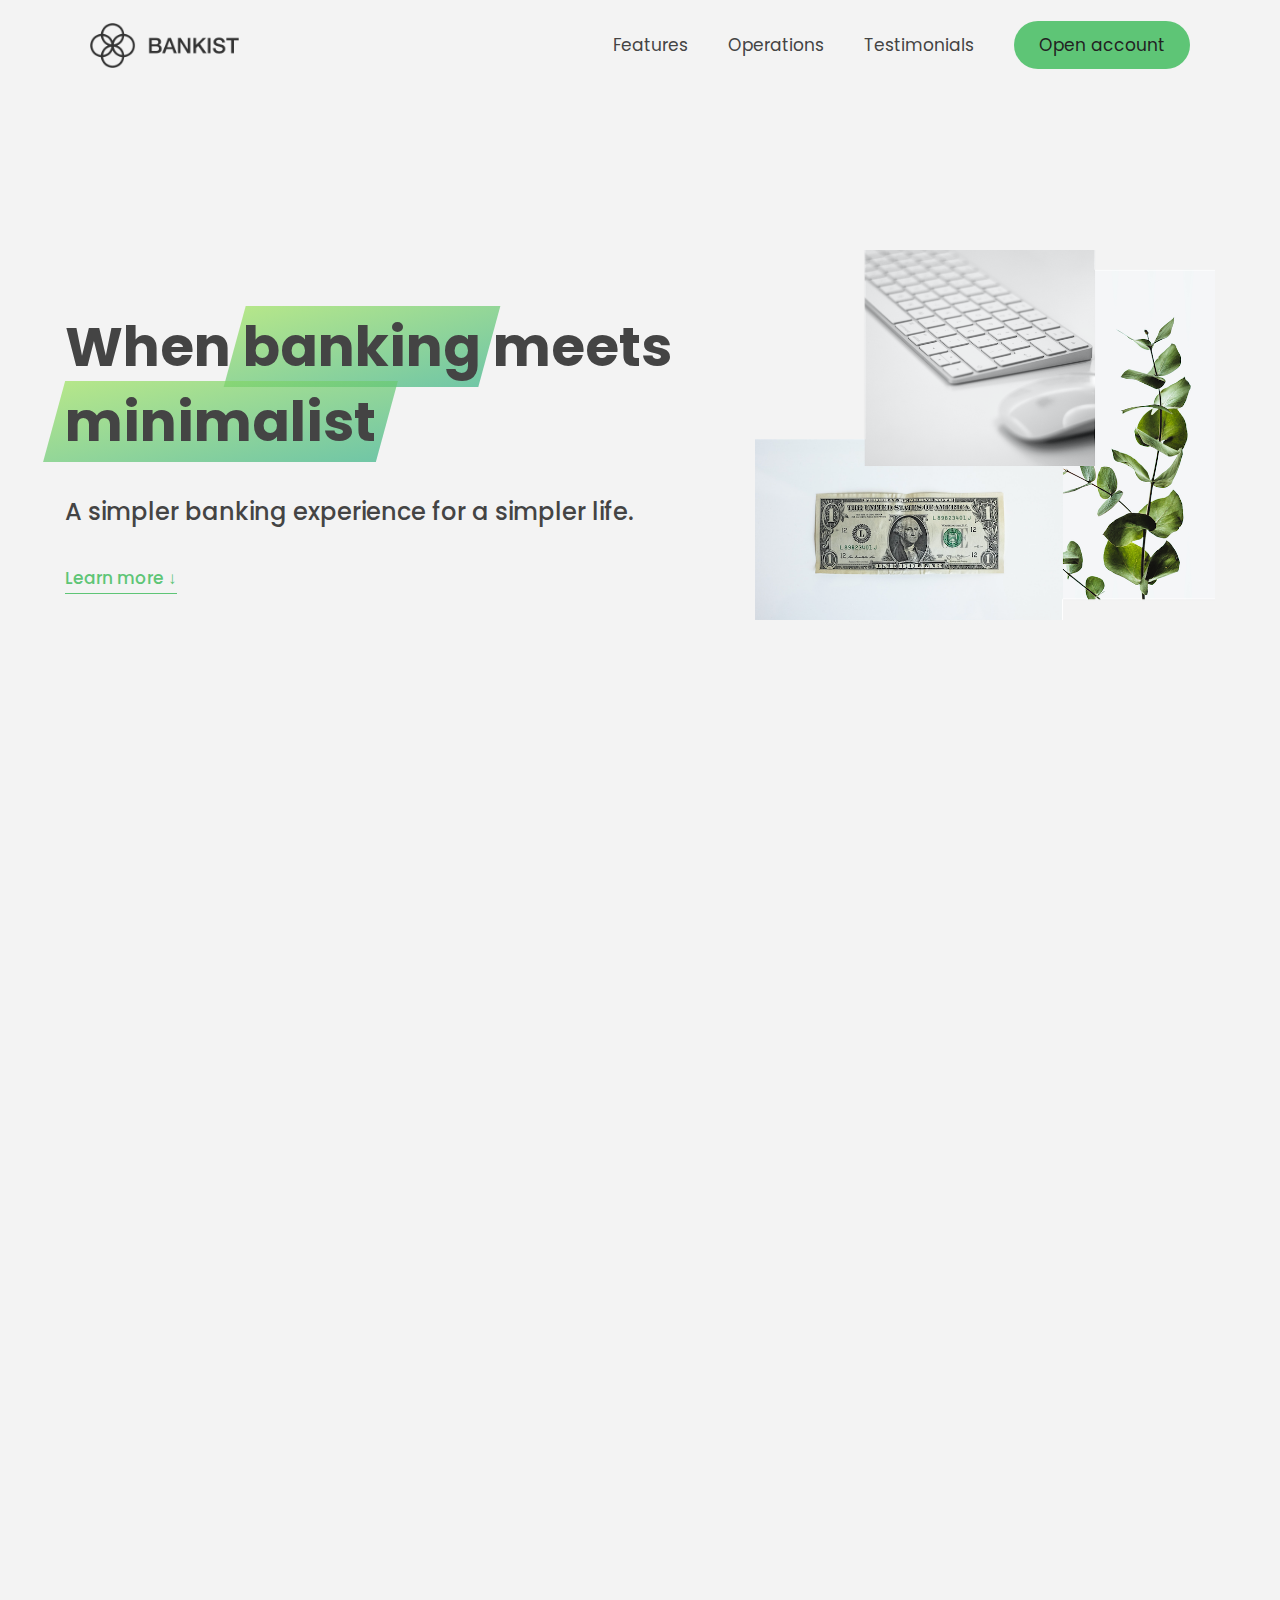
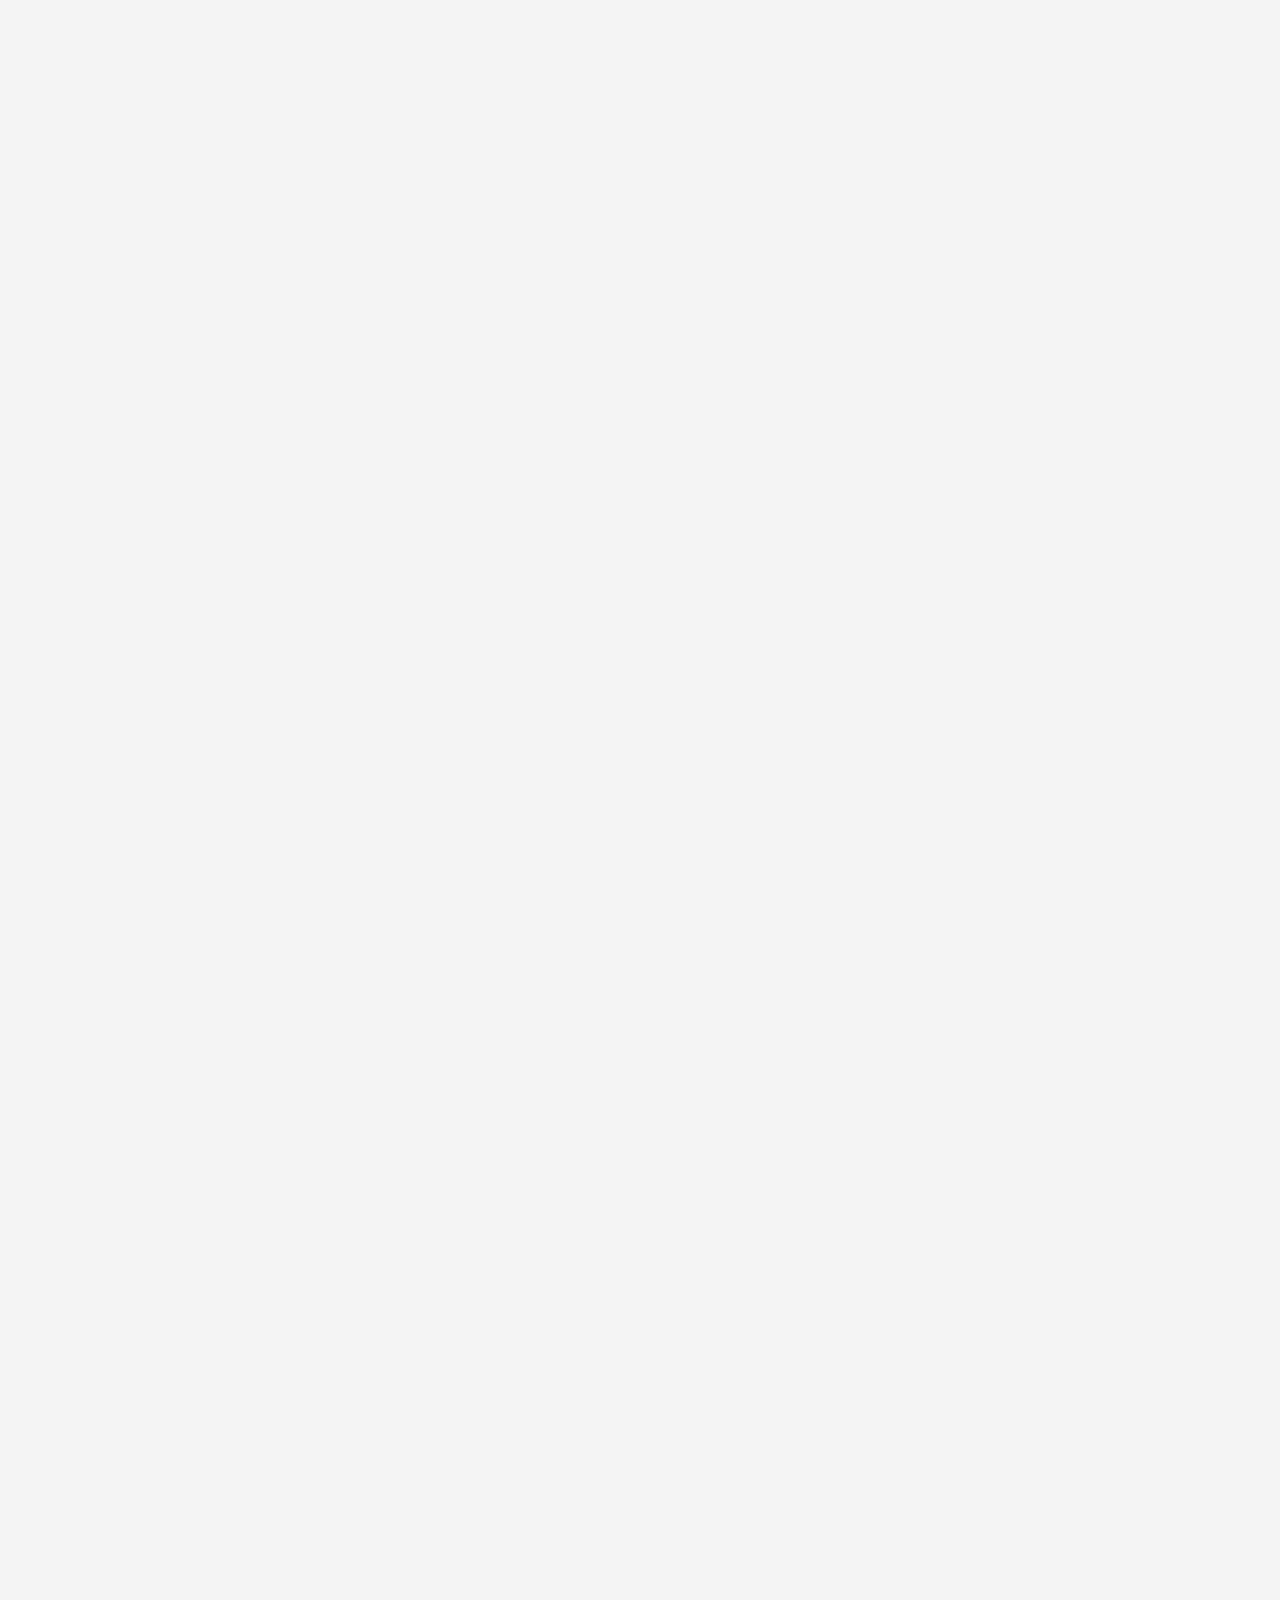
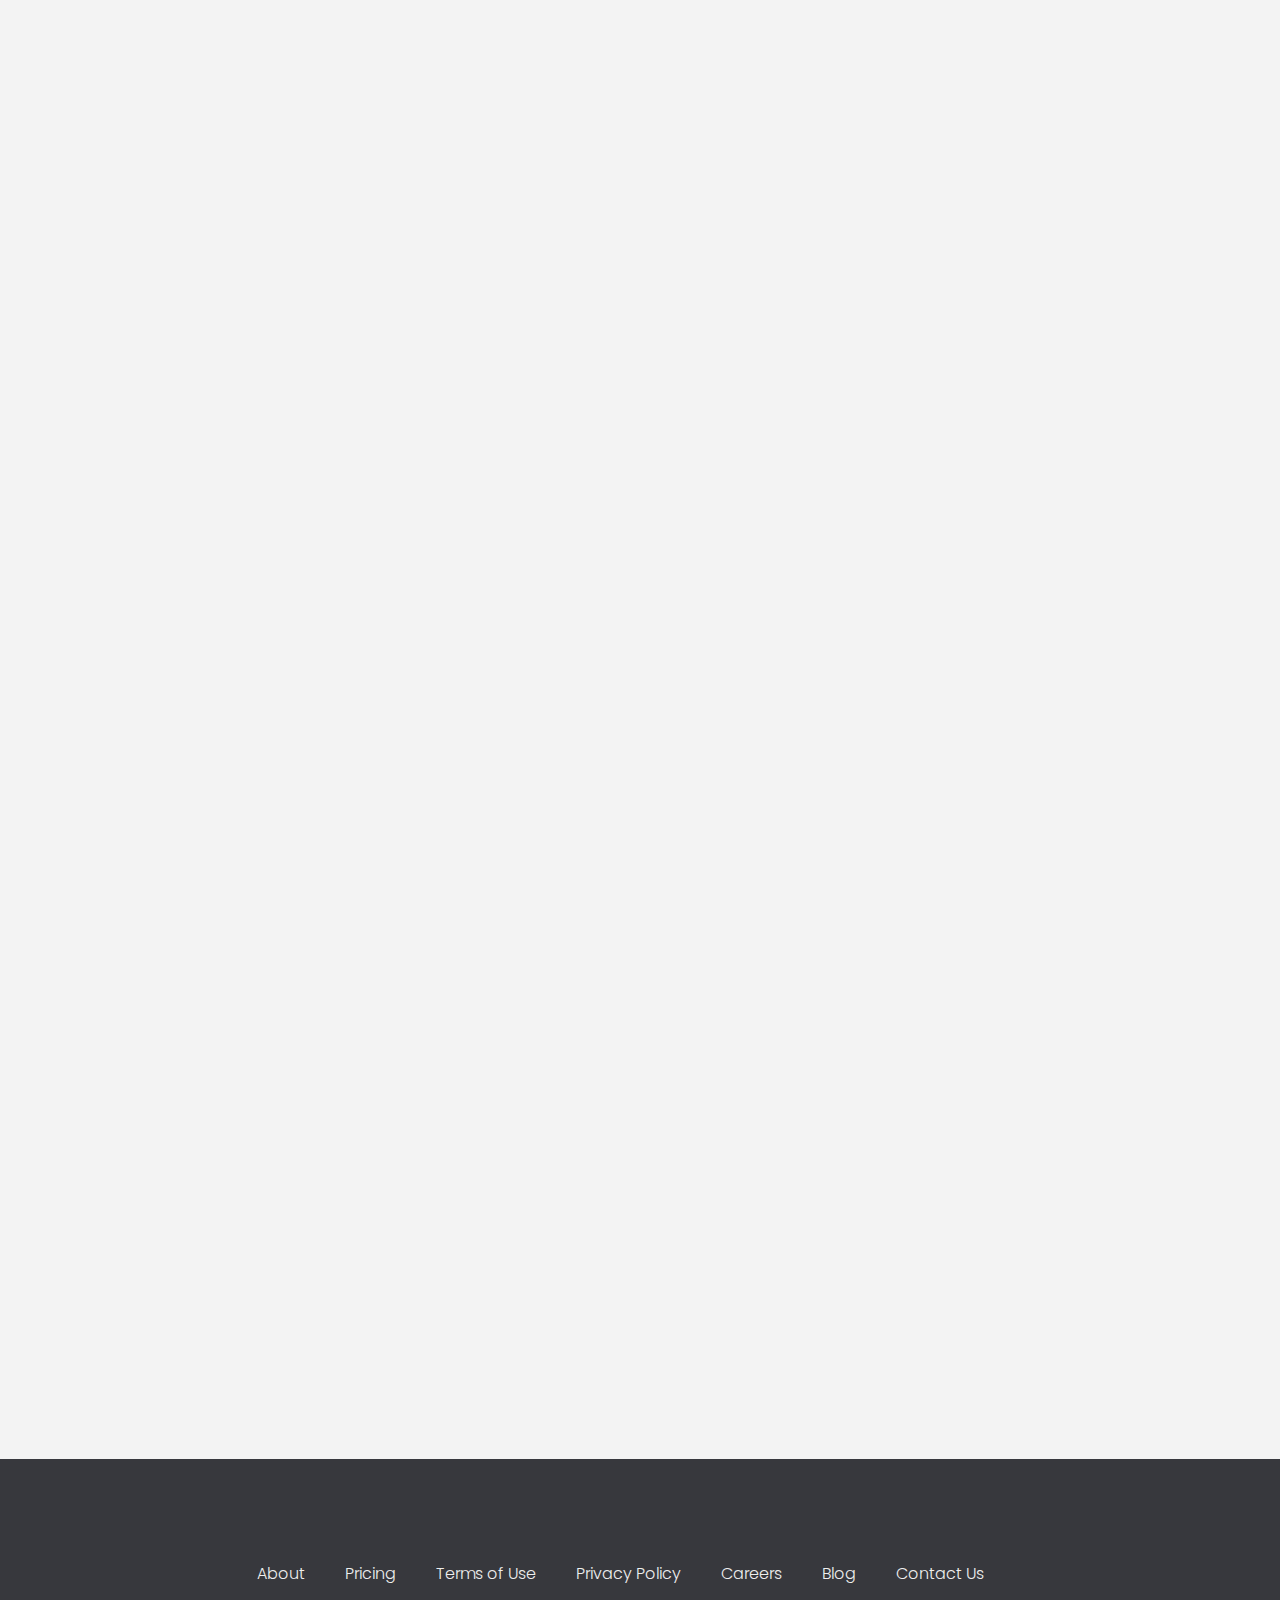
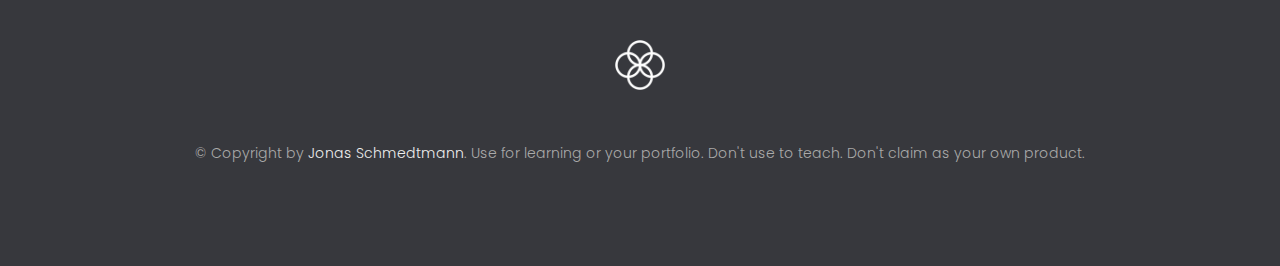
<file: AdvancedDOM - Bankist/index.html>
<!DOCTYPE html>
<html lang="en">
  <head>
    <meta charset="UTF-8" />
    <meta name="viewport" content="width=device-width, initial-scale=1.0" />
    <meta http-equiv="X-UA-Compatible" content="ie=edge" />
    <link rel="shortcut icon" type="image/png" href="img/icon.png" />

    <link
      href="https://fonts.googleapis.com/css?family=Poppins:300,400,500,600&display=swap"
      rel="stylesheet"
    />
    <link rel="stylesheet" href="style.css" />
    <title>Bankist | When Banking meets Minimalist</title>

    <script defer src="script.js"></script>
  </head>
  <body>
    <header class="header">
      <nav class="nav">
        <img
          src="img/logo.png"
          alt="Bankist logo"
          class="nav__logo"
          id="logo"
          designer="Jonas"
          data-version-number="3.0"
        />
        <ul class="nav__links">
          <li class="nav__item">
            <a class="nav__link" href="#section--1">Features</a>
          </li>
          <li class="nav__item">
            <a class="nav__link" href="#section--2">Operations</a>
          </li>
          <li class="nav__item">
            <a class="nav__link" href="#section--3">Testimonials</a>
          </li>
          <li class="nav__item">
            <a class="nav__link nav__link--btn btn--show-modal" href="#"
              >Open account</a
            >
          </li>
        </ul>
      </nav>

      <div class="header__title">
        <!-- <h1 onclick="alert('HTML alert')"> -->
        <h1>
          When
          <!-- Green highlight effect -->
          <span class="highlight">banking</span>
          meets<br />
          <span class="highlight">minimalist</span>
        </h1>
        <h4>A simpler banking experience for a simpler life.</h4>
        <button class="btn--text btn--scroll-to">Learn more &DownArrow;</button>
        <img
          src="img/hero.png"
          class="header__img"
          alt="Minimalist bank items"
        />
      </div>
    </header>

    <section class="section" id="section--1">
      <div class="section__title">
        <h2 class="section__description">Features</h2>
        <h3 class="section__header">
          Everything you need in a modern bank and more.
        </h3>
      </div>

      <div class="features">
        <img
          src="img/digital-lazy.jpg"
          data-src="img/digital.jpg"
          alt="Computer"
          class="features__img lazy-img"
        />
        <div class="features__feature">
          <div class="features__icon">
            <svg>
              <use xlink:href="img/icons.svg#icon-monitor"></use>
            </svg>
          </div>
          <h5 class="features__header">100% digital bank</h5>
          <p>
            Lorem ipsum dolor sit amet consectetur adipisicing elit. Unde alias
            sint quos? Accusantium a fugiat porro reiciendis saepe quibusdam
            debitis ducimus.
          </p>
        </div>

        <div class="features__feature">
          <div class="features__icon">
            <svg>
              <use xlink:href="img/icons.svg#icon-trending-up"></use>
            </svg>
          </div>
          <h5 class="features__header">Watch your money grow</h5>
          <p>
            Nesciunt quos autem dolorum voluptates cum dolores dicta fuga
            inventore ab? Nulla incidunt eius numquam sequi iste pariatur
            quibusdam!
          </p>
        </div>
        <img
          src="img/grow-lazy.jpg"
          data-src="img/grow.jpg"
          alt="Plant"
          class="features__img lazy-img"
        />

        <img
          src="img/card-lazy.jpg"
          data-src="img/card.jpg"
          alt="Credit card"
          class="features__img lazy-img"
        />
        <div class="features__feature">
          <div class="features__icon">
            <svg>
              <use xlink:href="img/icons.svg#icon-credit-card"></use>
            </svg>
          </div>
          <h5 class="features__header">Free debit card included</h5>
          <p>
            Quasi, fugit in cumque cupiditate reprehenderit debitis animi enim
            eveniet consequatur odit quam quos possimus assumenda dicta fuga
            inventore ab.
          </p>
        </div>
      </div>
    </section>

    <section class="section" id="section--2">
      <div class="section__title">
        <h2 class="section__description">Operations</h2>
        <h3 class="section__header">
          Everything as simple as possible, but no simpler.
        </h3>
      </div>

      <div class="operations">
        <div class="operations__tab-container">
          <button
            class="btn operations__tab operations__tab--1 operations__tab--active"
            data-tab="1"
          >
            <span>01</span>Instant Transfers
          </button>
          <button class="btn operations__tab operations__tab--2" data-tab="2">
            <span>02</span>Instant Loans
          </button>
          <button class="btn operations__tab operations__tab--3" data-tab="3">
            <span>03</span>Instant Closing
          </button>
        </div>
        <div
          class="operations__content operations__content--1 operations__content--active"
        >
          <div class="operations__icon operations__icon--1">
            <svg>
              <use xlink:href="img/icons.svg#icon-upload"></use>
            </svg>
          </div>
          <h5 class="operations__header">
            Tranfser money to anyone, instantly! No fees, no BS.
          </h5>
          <p>
            Lorem ipsum dolor sit amet, consectetur adipisicing elit, sed do
            eiusmod tempor incididunt ut labore et dolore magna aliqua. Ut enim
            ad minim veniam, quis nostrud exercitation ullamco laboris nisi ut
            aliquip ex ea commodo consequat.
          </p>
        </div>

        <div class="operations__content operations__content--2">
          <div class="operations__icon operations__icon--2">
            <svg>
              <use xlink:href="img/icons.svg#icon-home"></use>
            </svg>
          </div>
          <h5 class="operations__header">
            Buy a home or make your dreams come true, with instant loans.
          </h5>
          <p>
            Duis aute irure dolor in reprehenderit in voluptate velit esse
            cillum dolore eu fugiat nulla pariatur. Excepteur sint occaecat
            cupidatat non proident, sunt in culpa qui officia deserunt mollit
            anim id est laborum.
          </p>
        </div>
        <div class="operations__content operations__content--3">
          <div class="operations__icon operations__icon--3">
            <svg>
              <use xlink:href="img/icons.svg#icon-user-x"></use>
            </svg>
          </div>
          <h5 class="operations__header">
            No longer need your account? No problem! Close it instantly.
          </h5>
          <p>
            Excepteur sint occaecat cupidatat non proident, sunt in culpa qui
            officia deserunt mollit anim id est laborum. Ut enim ad minim
            veniam, quis nostrud exercitation ullamco laboris nisi ut aliquip ex
            ea commodo consequat.
          </p>
        </div>
      </div>
    </section>

    <section class="section" id="section--3">
      <div class="section__title section__title--testimonials">
        <h2 class="section__description">Not sure yet?</h2>
        <h3 class="section__header">
          Millions of Bankists are already making their lifes simpler.
        </h3>
      </div>

      <div class="slider">
        <div class="slide">
          <div class="testimonial">
            <h5 class="testimonial__header">Best financial decision ever!</h5>
            <blockquote class="testimonial__text">
              Lorem ipsum dolor sit, amet consectetur adipisicing elit.
              Accusantium quas quisquam non? Quas voluptate nulla minima
              deleniti optio ullam nesciunt, numquam corporis et asperiores
              laboriosam sunt, praesentium suscipit blanditiis. Necessitatibus
              id alias reiciendis, perferendis facere pariatur dolore veniam
              autem esse non voluptatem saepe provident nihil molestiae.
            </blockquote>
            <address class="testimonial__author">
              <img src="img/user-1.jpg" alt="" class="testimonial__photo" />
              <h6 class="testimonial__name">Aarav Lynn</h6>
              <p class="testimonial__location">San Francisco, USA</p>
            </address>
          </div>
        </div>

        <div class="slide">
          <div class="testimonial">
            <h5 class="testimonial__header">
              The last step to becoming a complete minimalist
            </h5>
            <blockquote class="testimonial__text">
              Quisquam itaque deserunt ullam, quia ea repellendus provident,
              ducimus neque ipsam modi voluptatibus doloremque, corrupti
              laborum. Incidunt numquam perferendis veritatis neque repellendus.
              Lorem, ipsum dolor sit amet consectetur adipisicing elit. Illo
              deserunt exercitationem deleniti.
            </blockquote>
            <address class="testimonial__author">
              <img src="img/user-2.jpg" alt="" class="testimonial__photo" />
              <h6 class="testimonial__name">Miyah Miles</h6>
              <p class="testimonial__location">London, UK</p>
            </address>
          </div>
        </div>

        <div class="slide">
          <div class="testimonial">
            <h5 class="testimonial__header">
              Finally free from old-school banks
            </h5>
            <blockquote class="testimonial__text">
              Debitis, nihil sit minus suscipit magni aperiam vel tenetur
              incidunt commodi architecto numquam omnis nulla autem,
              necessitatibus blanditiis modi similique quidem. Odio aliquam
              culpa dicta beatae quod maiores ipsa minus consequatur error sunt,
              deleniti saepe aliquid quos inventore sequi. Necessitatibus id
              alias reiciendis, perferendis facere.
            </blockquote>
            <address class="testimonial__author">
              <img src="img/user-3.jpg" alt="" class="testimonial__photo" />
              <h6 class="testimonial__name">Francisco Gomes</h6>
              <p class="testimonial__location">Lisbon, Portugal</p>
            </address>
          </div>
        </div>

        <button class="slider__btn slider__btn--left">&larr;</button>
        <button class="slider__btn slider__btn--right">&rarr;</button>
        <div class="dots"></div>
      </div>
    </section>

    <section class="section section--sign-up">
      <div class="section__title">
        <h3 class="section__header">
          The best day to join Bankist was one year ago. The second best is
          today!
        </h3>
      </div>
      <button class="btn btn--show-modal">Open your free account today!</button>
    </section>

    <footer class="footer">
      <ul class="footer__nav">
        <li class="footer__item">
          <a class="footer__link" href="#">About</a>
        </li>
        <li class="footer__item">
          <a class="footer__link" href="#">Pricing</a>
        </li>
        <li class="footer__item">
          <a class="footer__link" href="#">Terms of Use</a>
        </li>
        <li class="footer__item">
          <a class="footer__link" href="#">Privacy Policy</a>
        </li>
        <li class="footer__item">
          <a class="footer__link" href="#">Careers</a>
        </li>
        <li class="footer__item">
          <a class="footer__link" href="#">Blog</a>
        </li>
        <li class="footer__item">
          <a class="footer__link" href="#">Contact Us</a>
        </li>
      </ul>
      <img src="img/icon.png" alt="Logo" class="footer__logo" />
      <p class="footer__copyright">
        &copy; Copyright by
        <a
          class="footer__link twitter-link"
          target="_blank"
          href="https://twitter.com/jonasschmedtman"
          >Jonas Schmedtmann</a
        >. Use for learning or your portfolio. Don't use to teach. Don't claim
        as your own product.
      </p>
    </footer>

    <div class="modal hidden">
      <button class="btn--close-modal">&times;</button>
      <h2 class="modal__header">
        Open your bank account <br />
        in just <span class="highlight">5 minutes</span>
      </h2>
      <form class="modal__form">
        <label>First Name</label>
        <input type="text" />
        <label>Last Name</label>
        <input type="text" />
        <label>Email Address</label>
        <input type="email" />
        <button class="btn">Next step &rarr;</button>
      </form>
    </div>
    <div class="overlay hidden"></div>

    <!-- <script src="script.js"></script> -->
  </body>
</html>
</file>
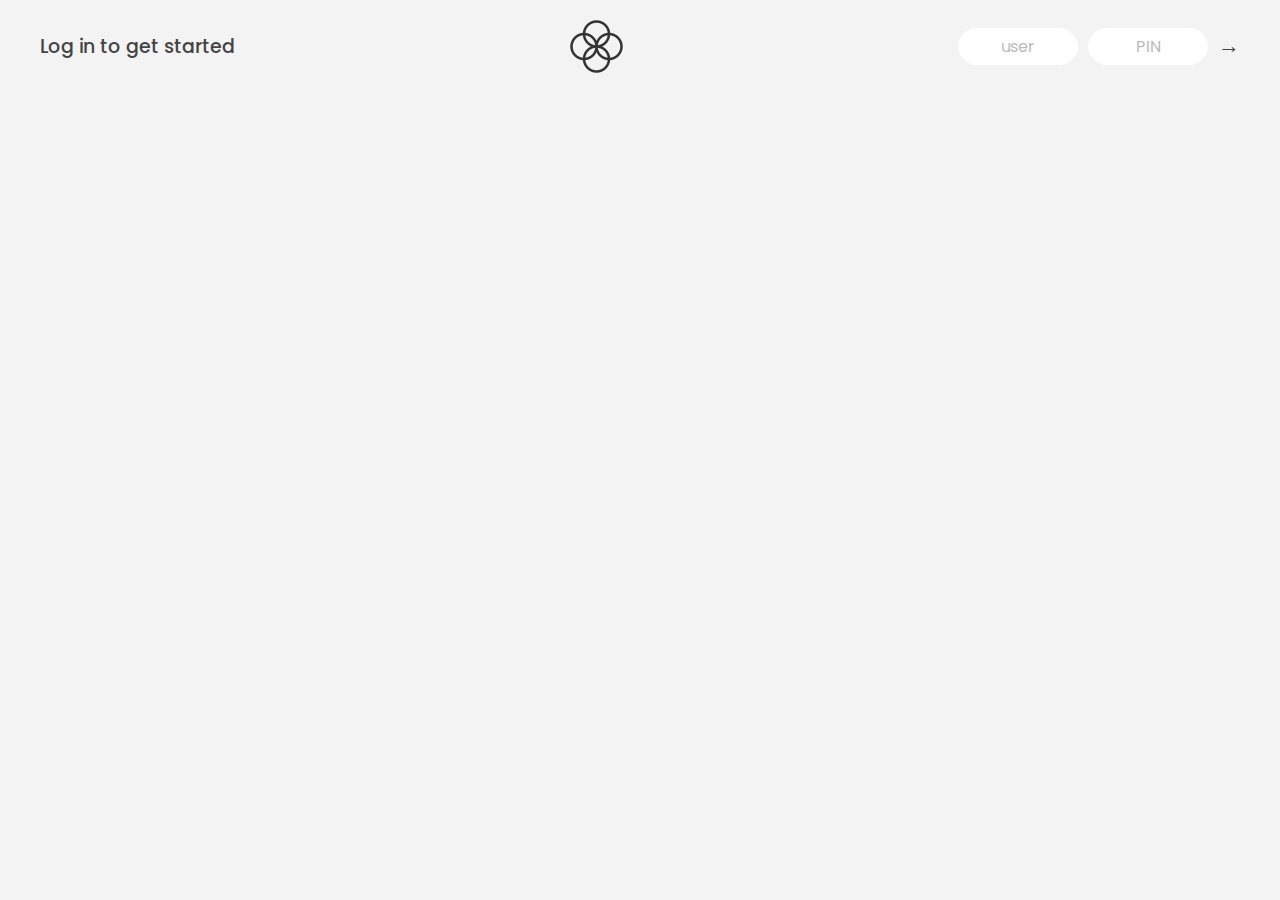
<file: Javascript projects/bankist_app/index.html>
<!DOCTYPE html>
<html lang="en">
  <head>
    <meta charset="UTF-8" />
    <meta name="viewport" content="width=device-width, initial-scale=1.0" />
    <meta http-equiv="X-UA-Compatible" content="ie=edge" />
    <link rel="shortcut icon" type="image/png" href="/icon.png" />

    <link
      href="https://fonts.googleapis.com/css?family=Poppins:400,500,600&display=swap"
      rel="stylesheet"
    />

    <link rel="stylesheet" href="style.css" />
    <title>Bankist</title>
  </head>
  <body>
    <!-- TOP NAVIGATION -->
    <nav>
      <p class="welcome">Log in to get started</p>
      <img src="logo.png" alt="Logo" class="logo" />
      <form class="login">
        <input
          type="text"
          placeholder="user"
          class="login__input login__input--user"
        />
        <!-- In practice, use type="password" -->
        <input
          type="text"
          placeholder="PIN"
          maxlength="4"
          class="login__input login__input--pin"
        />
        <button class="login__btn">&rarr;</button>
      </form>
    </nav>

    <main class="app">
      <!-- BALANCE -->
      <div class="balance">
        <div>
          <p class="balance__label">Current balance</p>
          <p class="balance__date">
            As of <span class="date">05/03/2037</span>
          </p>
        </div>
        <p class="balance__value">0000€</p>
      </div>

      <!-- MOVEMENTS -->
      <div class="movements">
        <div class="movements__row">
          <div class="movements__type movements__type--deposit">2 deposit</div>
          <div class="movements__date">3 days ago</div>
          <div class="movements__value">4 000€</div>
        </div>
        <div class="movements__row">
          <div class="movements__type movements__type--withdrawal">
            1 withdrawal
          </div>
          <div class="movements__date">24/01/2037</div>
          <div class="movements__value">-378€</div>
        </div>
      </div>

      <!-- SUMMARY -->
      <div class="summary">
        <p class="summary__label">In</p>
        <p class="summary__value summary__value--in">0000€</p>
        <p class="summary__label">Out</p>
        <p class="summary__value summary__value--out">0000€</p>
        <p class="summary__label">Interest</p>
        <p class="summary__value summary__value--interest">0000€</p>
        <button class="btn--sort">&downarrow; SORT</button>
      </div>

      <!-- OPERATION: TRANSFERS -->
      <div class="operation operation--transfer">
        <h2>Transfer money</h2>
        <form class="form form--transfer">
          <input type="text" class="form__input form__input--to" />
          <input type="number" class="form__input form__input--amount" />
          <button class="form__btn form__btn--transfer">&rarr;</button>
          <label class="form__label">Transfer to</label>
          <label class="form__label">Amount</label>
        </form>
      </div>

      <!-- OPERATION: LOAN -->
      <div class="operation operation--loan">
        <h2>Request loan</h2>
        <form class="form form--loan">
          <input type="number" class="form__input form__input--loan-amount" />
          <button class="form__btn form__btn--loan">&rarr;</button>
          <label class="form__label form__label--loan">Amount</label>
        </form>
      </div>

      <!-- OPERATION: CLOSE -->
      <div class="operation operation--close">
        <h2>Close account</h2>
        <form class="form form--close">
          <input type="text" class="form__input form__input--user" />
          <input
            type="password"
            maxlength="6"
            class="form__input form__input--pin"
          />
          <button class="form__btn form__btn--close">&rarr;</button>
          <label class="form__label">Confirm user</label>
          <label class="form__label">Confirm PIN</label>
        </form>
      </div>

      <!-- LOGOUT TIMER -->
      <p class="logout-timer">
        You will be logged out in <span class="timer">05:00</span>
      </p>
    </main>

    <!-- <footer>
      &copy; by Jonas Schmedtmann. Don't claim as your own :)
    </footer> -->

    <script src="script.js"></script>
  </body>
</html>
</file>
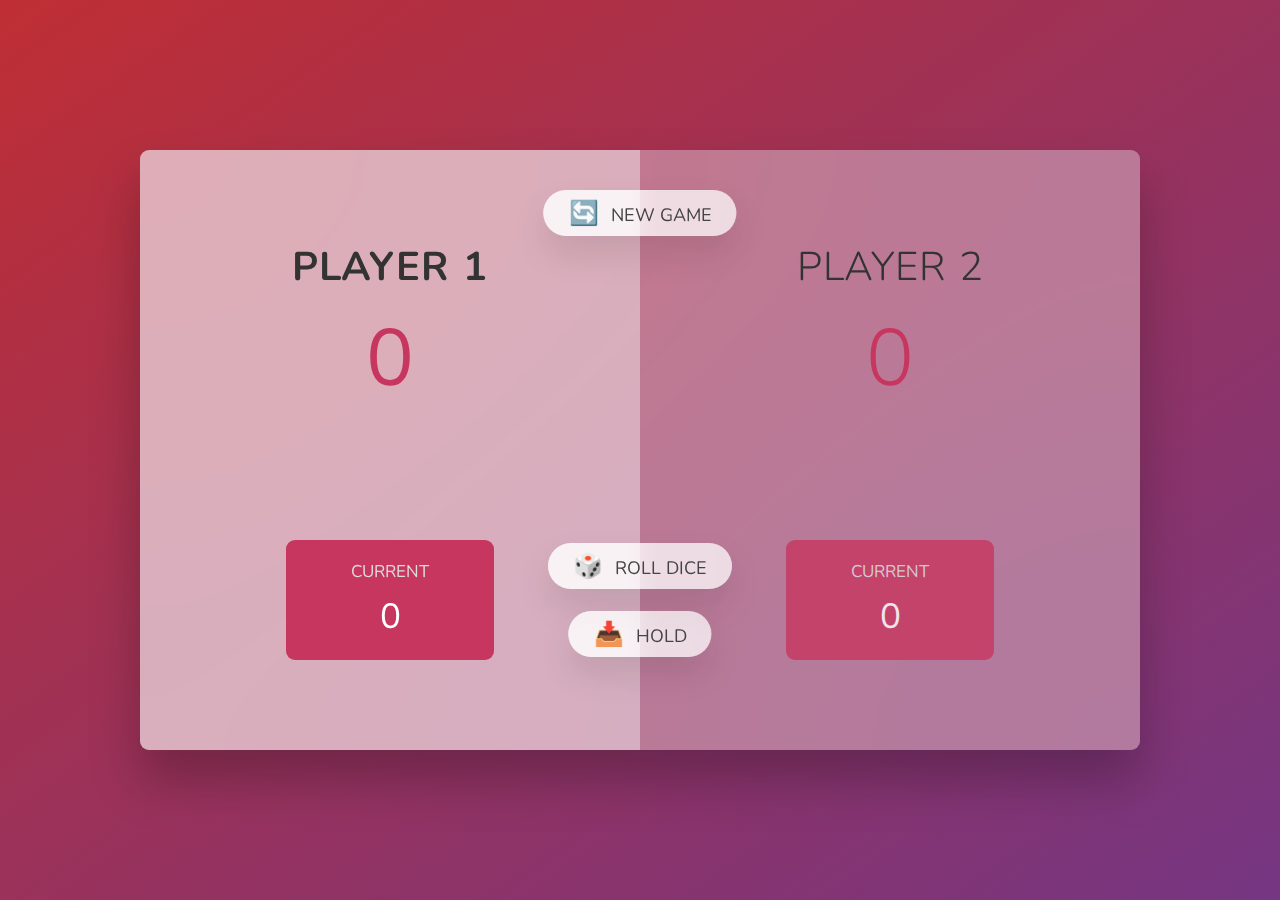
<file: Javascript projects/dice_game/index.html>
<!DOCTYPE html>
<html lang="en">
  <head>
    <meta charset="UTF-8" />
    <meta name="viewport" content="width=device-width, initial-scale=1.0" />
    <meta http-equiv="X-UA-Compatible" content="ie=edge" />
    <link rel="stylesheet" href="style.css" />
    <title>Pig Game</title>
  </head>
  <body>
    <main>
      <section class="player player--0 player--active">
        <h2 class="name" id="name--0">Player 1</h2>
        <p class="score" id="score--0">0</p>
        <div class="current">
          <p class="current-label">Current</p>
          <p class="current-score" id="current--0">0</p>
        </div>
      </section>
      <section class="player player--1">
        <h2 class="name" id="name--1">Player 2</h2>
        <p class="score" id="score--1">0</p>
        <div class="current">
          <p class="current-label">Current</p>
          <p class="current-score" id="current--1">0</p>
        </div>
      </section>

      <img src="dice-5.png" alt="Playing dice" class="dice" />
      <button class="btn btn--new">🔄 New game</button>
      <button class="btn btn--roll">🎲 Roll dice</button>
      <button class="btn btn--hold">📥 Hold</button>
    </main>
    <script src="script.js"></script>
  </body>
</html>
</file>
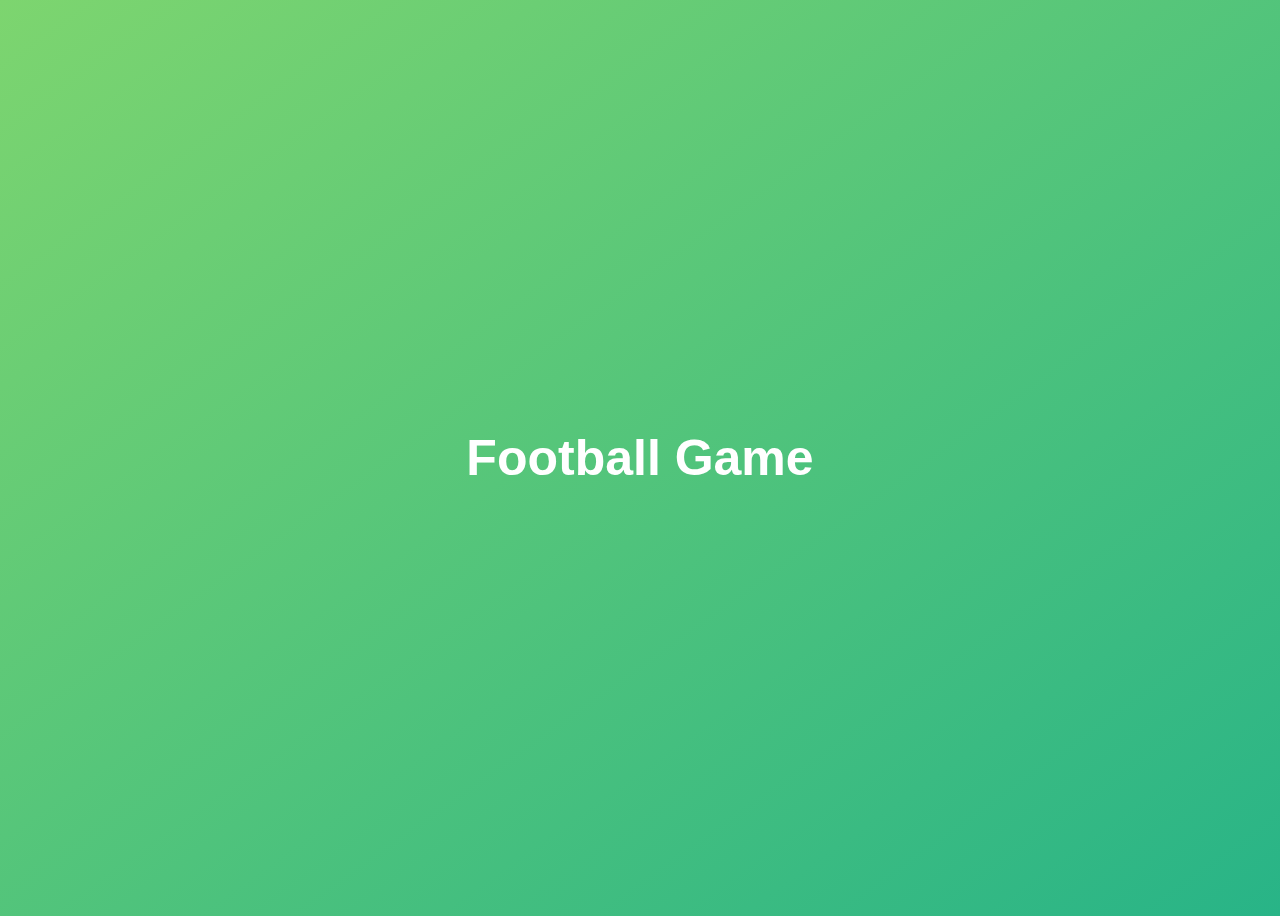
<file: Javascript projects/football_game/index.html>
<!DOCTYPE html>
<html lang="en">
  <head>
    <meta charset="UTF-8" />
    <meta name="viewport" content="width=device-width, initial-scale=1.0" />
    <meta http-equiv="X-UA-Compatible" content="ie=edge" />
    <title>Data Structures and Modern Operators</title>
    <style>
      body {
        height: 100vh;
        display: flex;
        align-items: center;
        background: linear-gradient(to top left, #28b487, #7dd56f);
      }
      h1 {
        font-family: sans-serif;
        font-size: 50px;
        line-height: 1.3;
        width: 100%;
        padding: 30px;
        text-align: center;
        color: white;
      }
      button {
        width: 50px;
        height: 20px;
        margin: 10px;
      }
      textarea {
        width: 300px;
        height: 100px;
      }
    </style>
  </head>
  <body>
    <h1>Football Game</h1>
    <script src="script.js"></script>
  </body>
</html>
</file>
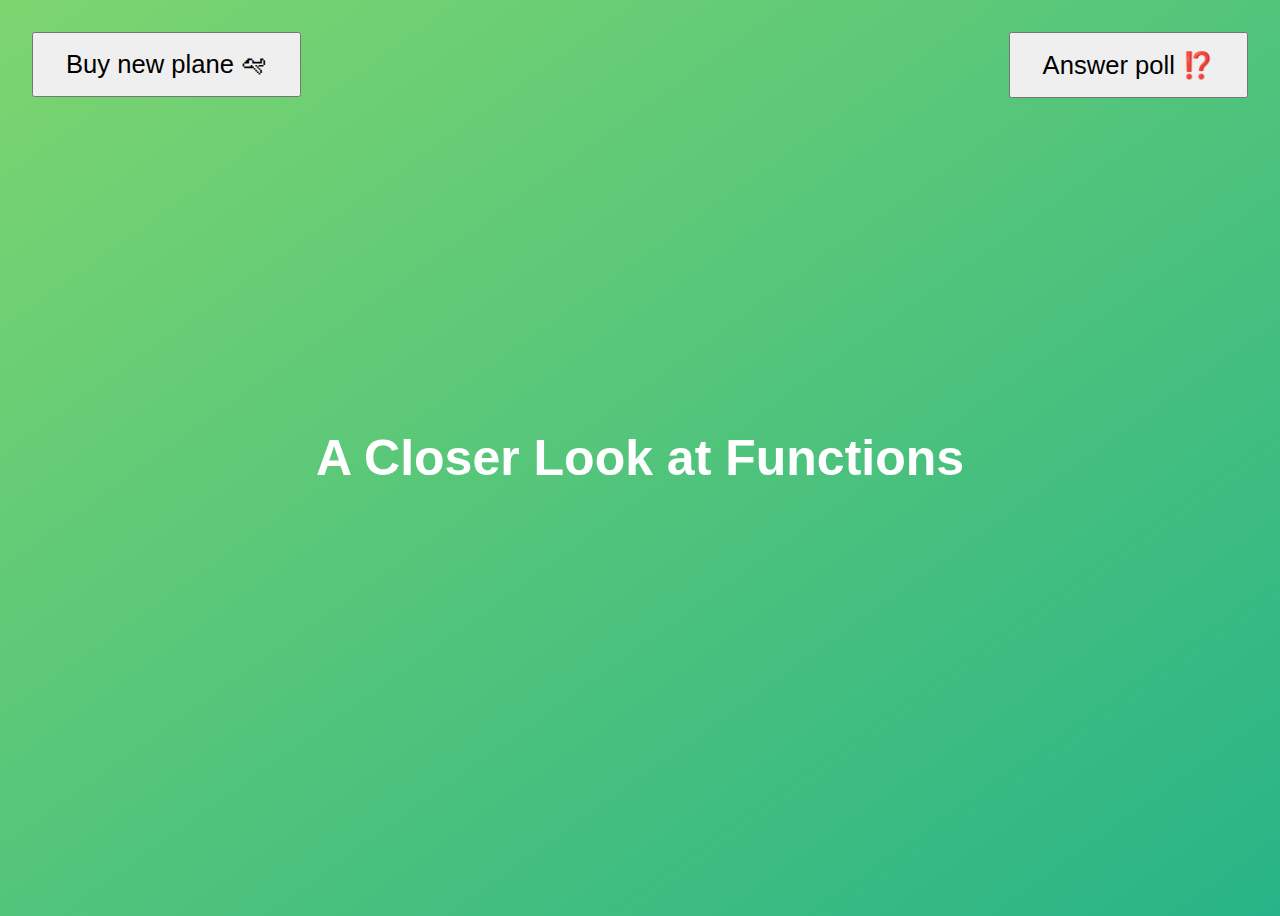
<file: Javascript projects/function_exercise/index.html>
<!DOCTYPE html>
<html lang="en">
  <head>
    <meta charset="UTF-8" />
    <meta name="viewport" content="width=device-width, initial-scale=1.0" />
    <meta http-equiv="X-UA-Compatible" content="ie=edge" />
    <title>A Closer Look at Functions</title>
    <style>
      body {
        height: 100vh;
        display: flex;
        align-items: center;
        background: linear-gradient(to top left, #28b487, #7dd56f);
      }
      h1 {
        font-family: sans-serif;
        font-size: 50px;
        line-height: 1.3;
        width: 100%;
        padding: 30px;
        text-align: center;
        color: white;
      }
      .buy,
      .poll {
        font-size: 1.6rem;
        padding: 1rem 2rem;
        position: absolute;
        top: 2rem;
      }
      .buy {
        left: 2rem;
      }
      .poll {
        right: 2rem;
      }
    </style>
  </head>
  <body>
    <h1>A Closer Look at Functions</h1>
    <button class="buy">Buy new plane 🛩</button>
    <button class="poll">Answer poll ⁉️</button>
    <script src="script.js"></script>
  </body>
</html>
</file>
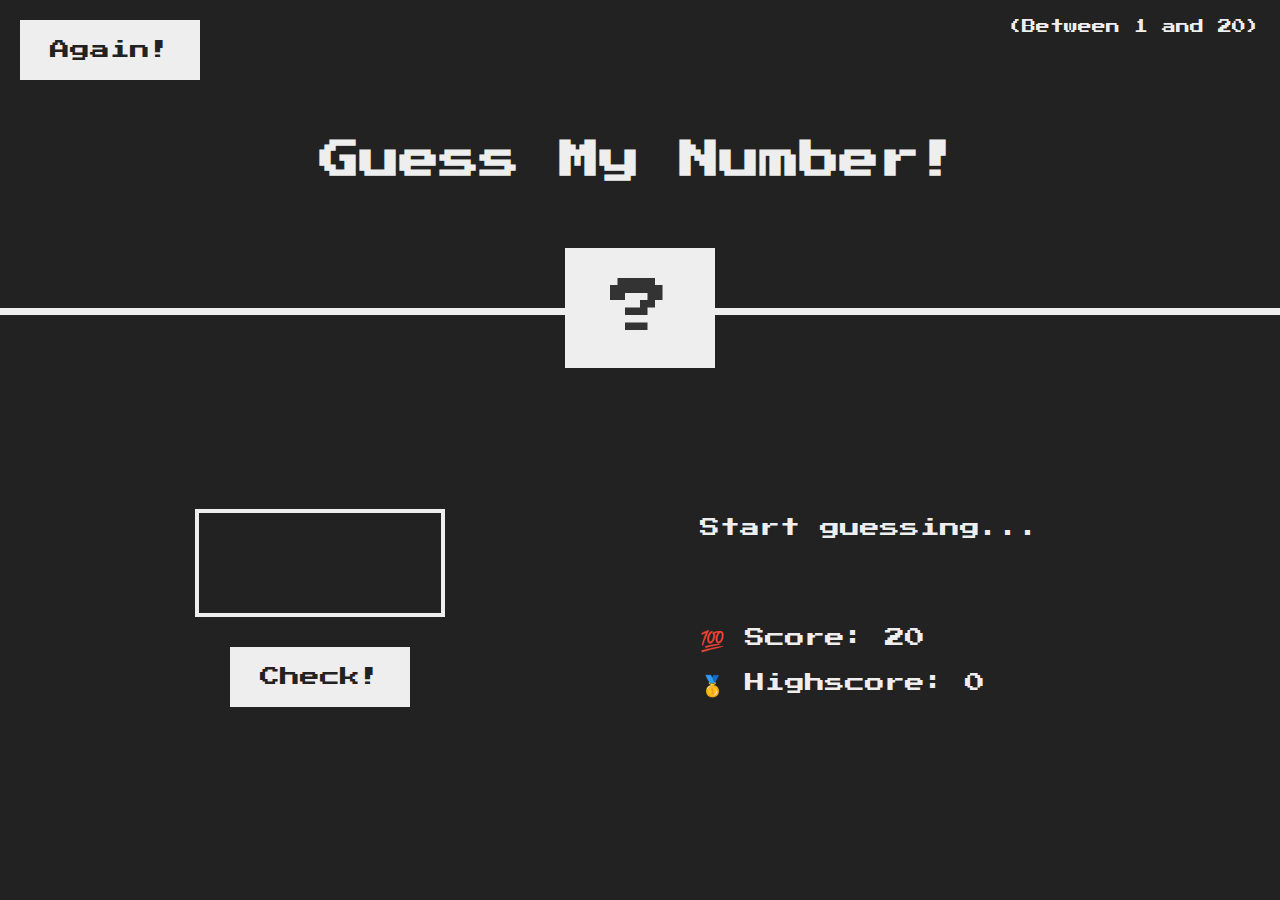
<file: Javascript projects/guess_my_number/index.html>
<!DOCTYPE html>
<html lang="en">
  <head>
    <meta charset="UTF-8" />
    <meta name="viewport" content="width=device-width, initial-scale=1.0" />
    <meta http-equiv="X-UA-Compatible" content="ie=edge" />
    <link rel="stylesheet" href="style.css" />
    <title>Guess My Number!</title>
  </head>
  <body>
    <header>
      <h1>Guess My Number!</h1>
      <p class="between">(Between 1 and 20)</p>
      <button class="btn again">Again!</button>
      <div class="number">?</div>
    </header>
    <main>
      <section class="left">
        <input type="number" class="guess" />
        <button class="btn check">Check!</button>
      </section>
      <section class="right">
        <p class="message">Start guessing...</p>
        <p class="label-score">💯 Score: <span class="score">20</span></p>
        <p class="label-highscore">
          🥇 Highscore: <span class="highscore">0</span>
        </p>
      </section>
    </main>
    <script src="script.js"></script>
  </body>
</html>
</file>
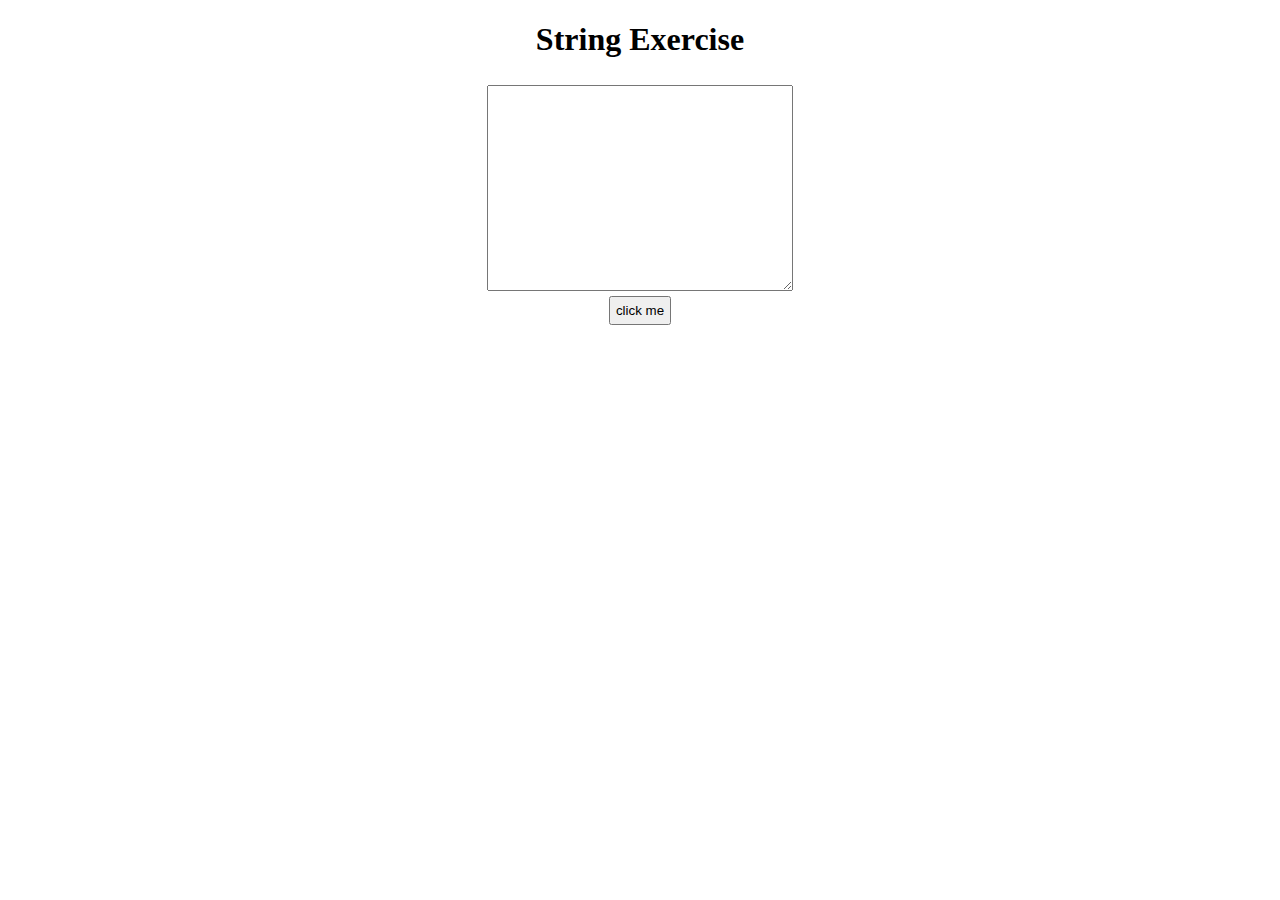
<file: Javascript projects/string_exercise/index.html>
<!DOCTYPE html>
<html lang="en">
<head>
    <meta charset="UTF-8">
    <meta name="viewport" content="width=device-width, initial-scale=1.0">
    <link rel="stylesheet"  href="index.css">
    <title>Document</title>
</head>
<body>
    <h1>String Exercise</h1>
    <div class="row">
    <textarea class="textarea" name="textarea" cols="30" rows="10"></textarea>
    <button class="button">click me</button>
    </div> 
</body>
<script src="index.js"></script>
</html>
</file>
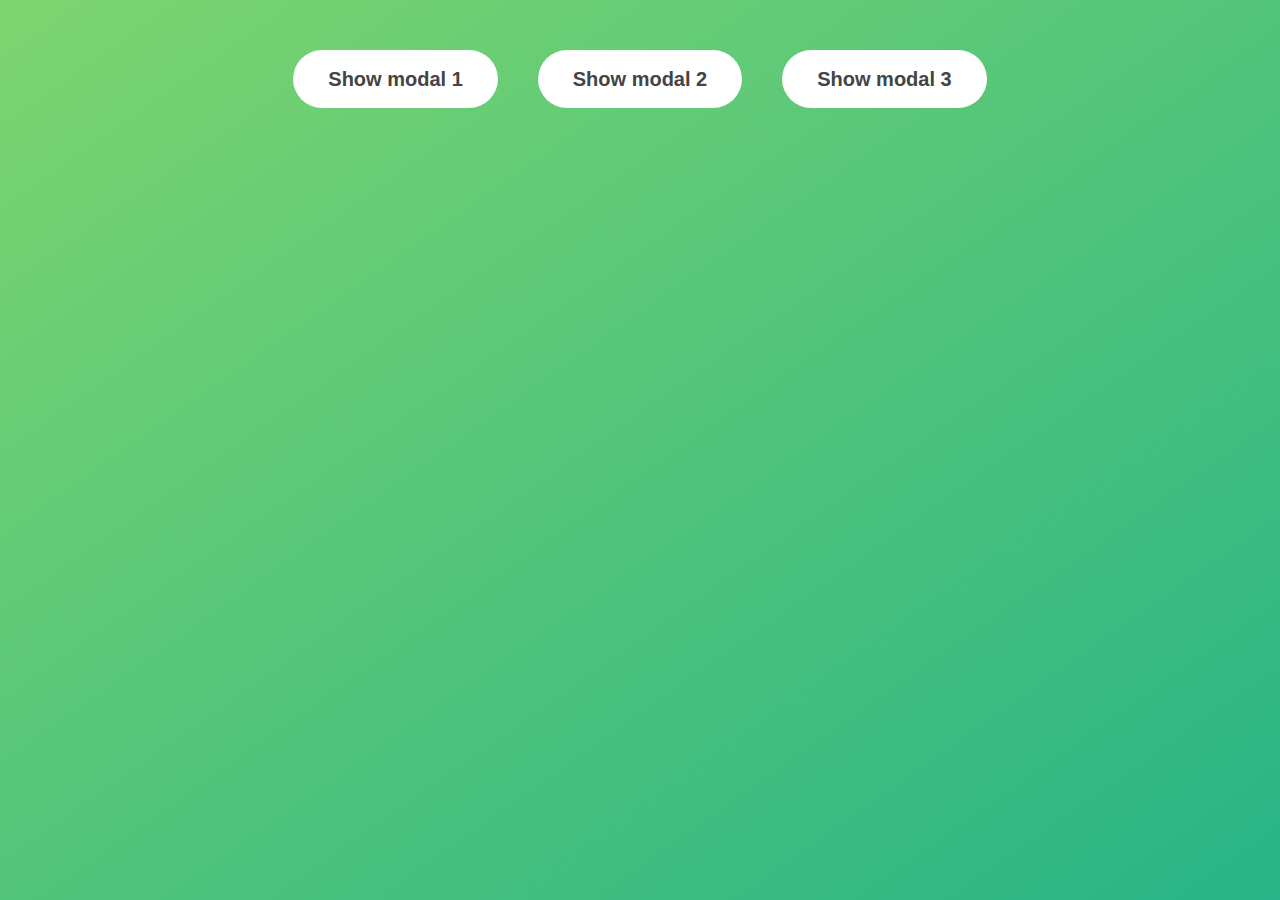
<file: Javascript projects/window_modal/index.html>
<!DOCTYPE html>
<html lang="en">
  <head>
    <meta charset="UTF-8" />
    <meta name="viewport" content="width=device-width, initial-scale=1.0" />
    <meta http-equiv="X-UA-Compatible" content="ie=edge" />
    <link rel="stylesheet" href="style.css" />
    <title>Modal window</title>
  </head>
  <body>
    <button class="show-modal">Show modal 1</button>
    <button class="show-modal">Show modal 2</button>
    <button class="show-modal">Show modal 3</button>

    <div class="modal hidden">
      <button class="close-modal">&times;</button>
      <h1>I'm a modal window 😍</h1>
      <p>
        Lorem ipsum dolor sit amet, consectetur adipisicing elit, sed do eiusmod
        tempor incididunt ut labore et dolore magna aliqua. Ut enim ad minim
        veniam, quis nostrud exercitation ullamco laboris nisi ut aliquip ex ea
        commodo consequat. Duis aute irure dolor in reprehenderit in voluptate
        velit esse cillum dolore eu fugiat nulla pariatur. Excepteur sint
        occaecat cupidatat non proident, sunt in culpa qui officia deserunt
        mollit anim id est laborum.
      </p>
    </div>
    <div class="overlay hidden"></div>

    <script src="script.js"></script>
  </body>
</html>
</file>
<file: AdvancedDOM - Bankist/style.css>
/* The page is NOT responsive. You can implement responsiveness yourself if you wanna have some fun 😃 */

:root {
  --color-primary: #5ec576;
  --color-secondary: #ffcb03;
  --color-tertiary: #ff585f;
  --color-primary-darker: #4bbb7d;
  --color-secondary-darker: #ffbb00;
  --color-tertiary-darker: #fd424b;
  --color-primary-opacity: #5ec5763a;
  --color-secondary-opacity: #ffcd0331;
  --color-tertiary-opacity: #ff58602d;
  --gradient-primary: linear-gradient(to top left, #39b385, #9be15d);
  --gradient-secondary: linear-gradient(to top left, #ffb003, #ffcb03);
}

* {
  margin: 0;
  padding: 0;
  box-sizing: inherit;
}

html {
  font-size: 62.5%;
  box-sizing: border-box;
}

body {
  font-family: 'Poppins', sans-serif;
  font-weight: 300;
  color: #444;
  line-height: 1.9;
  background-color: #f3f3f3;
}

/* GENERAL ELEMENTS */
.section {
  padding: 15rem 3rem;
  border-top: 1px solid #ddd;

  transition: transform 1s, opacity 1s;
}

.section--hidden {
  opacity: 0;
  transform: translateY(8rem);
}

.section__title {
  max-width: 80rem;
  margin: 0 auto 8rem auto;
}

.section__description {
  font-size: 1.8rem;
  font-weight: 600;
  text-transform: uppercase;
  color: var(--color-primary);
  margin-bottom: 1rem;
}

.section__header {
  font-size: 4rem;
  line-height: 1.3;
  font-weight: 500;
}

.btn {
  display: inline-block;
  background-color: var(--color-primary);
  font-size: 1.6rem;
  font-family: inherit;
  font-weight: 500;
  border: none;
  padding: 1.25rem 4.5rem;
  border-radius: 10rem;
  cursor: pointer;
  transition: all 0.3s;
}

.btn:hover {
  background-color: var(--color-primary-darker);
}

.btn--text {
  display: inline-block;
  background: none;
  font-size: 1.7rem;
  font-family: inherit;
  font-weight: 500;
  color: var(--color-primary);
  border: none;
  border-bottom: 1px solid currentColor;
  padding-bottom: 2px;
  cursor: pointer;
  transition: all 0.3s;
}

p {
  color: #666;
}

/* This is BAD for accessibility! Don't do in the real world! */
button:focus {
  outline: none;
}

img {
  transition: filter 0.5s;
}

.lazy-img {
  filter: blur(20px);
}

/* NAVIGATION */
.nav {
  display: flex;
  justify-content: space-between;
  align-items: center;
  height: 9rem;
  width: 100%;
  padding: 0 6rem;
  z-index: 100;
}

/* nav and stickly class at the same time */
.nav.sticky {
  position: fixed;
  background-color: rgba(255, 255, 255, 0.95);
}

.nav__logo {
  height: 4.5rem;
  transition: all 0.3s;
}

.nav__links {
  display: flex;
  align-items: center;
  list-style: none;
}

.nav__item {
  margin-left: 4rem;
}

.nav__link:link,
.nav__link:visited {
  font-size: 1.7rem;
  font-weight: 400;
  color: inherit;
  text-decoration: none;
  display: block;
  transition: all 0.3s;
}

.nav__link--btn:link,
.nav__link--btn:visited {
  padding: 0.8rem 2.5rem;
  border-radius: 3rem;
  background-color: var(--color-primary);
  color: #222;
}

.nav__link--btn:hover,
.nav__link--btn:active {
  color: inherit;
  background-color: var(--color-primary-darker);
  color: #333;
}

/* HEADER */
.header {
  padding: 0 3rem;
  height: 100vh;
  display: flex;
  flex-direction: column;
  align-items: center;
}

.header__title {
  flex: 1;

  max-width: 115rem;
  display: grid;
  grid-template-columns: 3fr 2fr;
  row-gap: 3rem;
  align-content: center;
  justify-content: center;

  align-items: start;
  justify-items: start;
}

h1 {
  font-size: 5.5rem;
  line-height: 1.35;
}

h4 {
  font-size: 2.4rem;
  font-weight: 500;
}

.header__img {
  width: 100%;
  grid-column: 2 / 3;
  grid-row: 1 / span 4;
  transform: translateY(-6rem);
}

.highlight {
  position: relative;
}

.highlight::after {
  display: block;
  content: '';
  position: absolute;
  bottom: 0;
  left: 0;
  height: 100%;
  width: 100%;
  z-index: -1;
  opacity: 0.7;
  transform: scale(1.07, 1.05) skewX(-15deg);
  background-image: var(--gradient-primary);
}

/* FEATURES */
.features {
  display: grid;
  grid-template-columns: 1fr 1fr;
  gap: 4rem;
  margin: 0 12rem;
}

.features__img {
  width: 100%;
}

.features__feature {
  align-self: center;
  justify-self: center;
  width: 70%;
  font-size: 1.5rem;
}

.features__icon {
  display: flex;
  align-items: center;
  justify-content: center;
  background-color: var(--color-primary-opacity);
  height: 5.5rem;
  width: 5.5rem;
  border-radius: 50%;
  margin-bottom: 2rem;
}

.features__icon svg {
  height: 2.5rem;
  width: 2.5rem;
  fill: var(--color-primary);
}

.features__header {
  font-size: 2rem;
  margin-bottom: 1rem;
}

/* OPERATIONS */
.operations {
  max-width: 100rem;
  margin: 12rem auto 0 auto;

  background-color: #fff;
}

.operations__tab-container {
  display: flex;
  justify-content: center;
}

.operations__tab {
  margin-right: 2.5rem;
  transform: translateY(-50%);
}

.operations__tab span {
  margin-right: 1rem;
  font-weight: 600;
  display: inline-block;
}

.operations__tab--1 {
  background-color: var(--color-secondary);
}

.operations__tab--1:hover {
  background-color: var(--color-secondary-darker);
}

.operations__tab--3 {
  background-color: var(--color-tertiary);
  margin: 0;
}

.operations__tab--3:hover {
  background-color: var(--color-tertiary-darker);
}

.operations__tab--active {
  transform: translateY(-66%);
}

.operations__content {
  display: none;

  /* JUST PRESENTATIONAL */
  font-size: 1.7rem;
  padding: 2.5rem 7rem 6.5rem 7rem;
}

.operations__content--active {
  display: grid;
  grid-template-columns: 7rem 1fr;
  column-gap: 3rem;
  row-gap: 0.5rem;
}

.operations__header {
  font-size: 2.25rem;
  font-weight: 500;
  align-self: center;
}

.operations__icon {
  display: flex;
  align-items: center;
  justify-content: center;
  height: 7rem;
  width: 7rem;
  border-radius: 50%;
}

.operations__icon svg {
  height: 2.75rem;
  width: 2.75rem;
}

.operations__content p {
  grid-column: 2;
}

.operations__icon--1 {
  background-color: var(--color-secondary-opacity);
}
.operations__icon--2 {
  background-color: var(--color-primary-opacity);
}
.operations__icon--3 {
  background-color: var(--color-tertiary-opacity);
}
.operations__icon--1 svg {
  fill: var(--color-secondary-darker);
}
.operations__icon--2 svg {
  fill: var(--color-primary);
}
.operations__icon--3 svg {
  fill: var(--color-tertiary);
}

/* SLIDER */
.slider {
  max-width: 100rem;
  height: 50rem;
  margin: 0 auto;
  position: relative;

  /* IN THE END */
  overflow: hidden;
}

.slide {
  position: absolute;
  top: 0;
  width: 100%;
  height: 50rem;

  display: flex;
  align-items: center;
  justify-content: center;

  /* THIS creates the animation! */
  transition: transform 1s;
}

.slide > img {
  /* Only for images that have different size than slide */
  width: 100%;
  height: 100%;
  object-fit: cover;
}

.slider__btn {
  position: absolute;
  top: 50%;
  z-index: 10;

  border: none;
  background: rgba(255, 255, 255, 0.7);
  font-family: inherit;
  color: #333;
  border-radius: 50%;
  height: 5.5rem;
  width: 5.5rem;
  font-size: 3.25rem;
  cursor: pointer;
}

.slider__btn--left {
  left: 6%;
  transform: translate(-50%, -50%);
}

.slider__btn--right {
  right: 6%;
  transform: translate(50%, -50%);
}

.dots {
  position: absolute;
  bottom: 5%;
  left: 50%;
  transform: translateX(-50%);
  display: flex;
}

.dots__dot {
  border: none;
  background-color: #b9b9b9;
  opacity: 0.7;
  height: 1rem;
  width: 1rem;
  border-radius: 50%;
  margin-right: 1.75rem;
  cursor: pointer;
  transition: all 0.5s;

  /* Only necessary when overlying images */
  /* box-shadow: 0 0.6rem 1.5rem rgba(0, 0, 0, 0.7); */
}

.dots__dot:last-child {
  margin: 0;
}

.dots__dot--active {
  /* background-color: #fff; */
  background-color: #888;
  opacity: 1;
}

/* TESTIMONIALS */
.testimonial {
  width: 65%;
  position: relative;
}

.testimonial::before {
  content: '\201C';
  position: absolute;
  top: -5.7rem;
  left: -6.8rem;
  line-height: 1;
  font-size: 20rem;
  font-family: inherit;
  color: var(--color-primary);
  z-index: -1;
}

.testimonial__header {
  font-size: 2.25rem;
  font-weight: 500;
  margin-bottom: 1.5rem;
}

.testimonial__text {
  font-size: 1.7rem;
  margin-bottom: 3.5rem;
  color: #666;
}

.testimonial__author {
  margin-left: 3rem;
  font-style: normal;

  display: grid;
  grid-template-columns: 6.5rem 1fr;
  column-gap: 2rem;
}

.testimonial__photo {
  grid-row: 1 / span 2;
  width: 6.5rem;
  border-radius: 50%;
}

.testimonial__name {
  font-size: 1.7rem;
  font-weight: 500;
  align-self: end;
  margin: 0;
}

.testimonial__location {
  font-size: 1.5rem;
}

.section__title--testimonials {
  margin-bottom: 4rem;
}

/* SIGNUP */
.section--sign-up {
  background-color: #37383d;
  border-top: none;
  border-bottom: 1px solid #444;
  text-align: center;
  padding: 10rem 3rem;
}

.section--sign-up .section__header {
  color: #fff;
  text-align: center;
}

.section--sign-up .section__title {
  margin-bottom: 6rem;
}

.section--sign-up .btn {
  font-size: 1.9rem;
  padding: 2rem 5rem;
}

/* FOOTER */
.footer {
  padding: 10rem 3rem;
  background-color: #37383d;
}

.footer__nav {
  list-style: none;
  display: flex;
  justify-content: center;
  margin-bottom: 5rem;
}

.footer__item {
  margin-right: 4rem;
}

.footer__link {
  font-size: 1.6rem;
  color: #eee;
  text-decoration: none;
}

.footer__logo {
  height: 5rem;
  display: block;
  margin: 0 auto;
  margin-bottom: 5rem;
}

.footer__copyright {
  font-size: 1.4rem;
  color: #aaa;
  text-align: center;
}

.footer__copyright .footer__link {
  font-size: 1.4rem;
}

/* MODAL WINDOW */
.modal {
  position: fixed;
  top: 50%;
  left: 50%;
  transform: translate(-50%, -50%);
  max-width: 60rem;
  background-color: #f3f3f3;
  padding: 5rem 6rem;
  box-shadow: 0 4rem 6rem rgba(0, 0, 0, 0.3);
  z-index: 1000;
  transition: all 0.5s;
}

.overlay {
  position: fixed;
  top: 0;
  left: 0;
  width: 100%;
  height: 100%;
  background-color: rgba(0, 0, 0, 0.5);
  backdrop-filter: blur(4px);
  z-index: 100;
  transition: all 0.5s;
}

.modal__header {
  font-size: 3.25rem;
  margin-bottom: 4.5rem;
  line-height: 1.5;
}

.modal__form {
  margin: 0 3rem;
  display: grid;
  grid-template-columns: 1fr 2fr;
  align-items: center;
  gap: 2.5rem;
}

.modal__form label {
  font-size: 1.7rem;
  font-weight: 500;
}

.modal__form input {
  font-size: 1.7rem;
  padding: 1rem 1.5rem;
  border: 1px solid #ddd;
  border-radius: 0.5rem;
}

.modal__form button {
  grid-column: 1 / span 2;
  justify-self: center;
  margin-top: 1rem;
}

.btn--close-modal {
  font-family: inherit;
  color: inherit;
  position: absolute;
  top: 0.5rem;
  right: 2rem;
  font-size: 4rem;
  cursor: pointer;
  border: none;
  background: none;
}

.hidden {
  visibility: hidden;
  opacity: 0;
}

/* COOKIE MESSAGE */
.cookie-message {
  display: flex;
  align-items: center;
  justify-content: space-evenly;
  width: 100%;
  background-color: white;
  color: #bbb;
  font-size: 1.5rem;
  font-weight: 400;
}
</file>
<file: Javascript projects/bankist_app/style.css>
/*
 * Use this CSS to learn some intersting techniques,
 * in case you're wondering how I built the UI.
 * Have fun! 😁
 */

* {
  margin: 0;
  padding: 0;
  box-sizing: inherit;
}

html {
  font-size: 62.5%;
  box-sizing: border-box;
}

body {
  font-family: "Poppins", sans-serif;
  color: #444;
  background-color: #f3f3f3;
  height: 100vh;
  padding: 2rem;
}

nav {
  display: flex;
  justify-content: space-between;
  align-items: center;
  padding: 0 2rem;
}

.welcome {
  font-size: 1.9rem;
  font-weight: 500;
}

.logo {
  height: 5.25rem;
}

.login {
  display: flex;
}

.login__input {
  border: none;
  padding: 0.5rem 2rem;
  font-size: 1.6rem;
  font-family: inherit;
  text-align: center;
  width: 12rem;
  border-radius: 10rem;
  margin-right: 1rem;
  color: inherit;
  border: 1px solid #fff;
  transition: all 0.3s;
}

.login__input:focus {
  outline: none;
  border: 1px solid #ccc;
}

.login__input::placeholder {
  color: #bbb;
}

.login__btn {
  border: none;
  background: none;
  font-size: 2.2rem;
  color: inherit;
  cursor: pointer;
  transition: all 0.3s;
}

.login__btn:hover,
.login__btn:focus,
.btn--sort:hover,
.btn--sort:focus {
  outline: none;
  color: #777;
}

/* MAIN */
.app {
  position: relative;
  max-width: 100rem;
  margin: 4rem auto;
  display: grid;
  grid-template-columns: 4fr 3fr;
  grid-template-rows: auto repeat(3, 15rem) auto;
  gap: 2rem;

  /* NOTE This creates the fade in/out anumation */
  opacity: 0;
  transition: all 1s;
}

.balance {
  grid-column: 1 / span 2;
  display: flex;
  align-items: flex-end;
  justify-content: space-between;
  margin-bottom: 2rem;
}

.balance__label {
  font-size: 2.2rem;
  font-weight: 500;
  margin-bottom: -0.2rem;
}

.balance__date {
  font-size: 1.4rem;
  color: #888;
}

.balance__value {
  font-size: 4.5rem;
  font-weight: 400;
}

/* MOVEMENTS */
.movements {
  grid-row: 2 / span 3;
  background-color: #fff;
  border-radius: 1rem;
  overflow: scroll;
}

.movements__row {
  padding: 2.25rem 4rem;
  display: flex;
  align-items: center;
  border-bottom: 1px solid #eee;
}

.movements__type {
  font-size: 1.1rem;
  text-transform: uppercase;
  font-weight: 500;
  color: #fff;
  padding: 0.1rem 1rem;
  border-radius: 10rem;
  margin-right: 2rem;
}

.movements__date {
  font-size: 1.1rem;
  text-transform: uppercase;
  font-weight: 500;
  color: #666;
}

.movements__type--deposit {
  background-image: linear-gradient(to top left, #39b385, #9be15d);
}

.movements__type--withdrawal {
  background-image: linear-gradient(to top left, #e52a5a, #ff585f);
}

.movements__value {
  font-size: 1.7rem;
  margin-left: auto;
}

/* SUMMARY */
.summary {
  grid-row: 5 / 6;
  display: flex;
  align-items: baseline;
  padding: 0 0.3rem;
  margin-top: 1rem;
}

.summary__label {
  font-size: 1.2rem;
  font-weight: 500;
  text-transform: uppercase;
  margin-right: 0.8rem;
}

.summary__value {
  font-size: 2.2rem;
  margin-right: 2.5rem;
}

.summary__value--in,
.summary__value--interest {
  color: #66c873;
}

.summary__value--out {
  color: #f5465d;
}

.btn--sort {
  margin-left: auto;
  border: none;
  background: none;
  font-size: 1.3rem;
  font-weight: 500;
  cursor: pointer;
}

/* OPERATIONS */
.operation {
  border-radius: 1rem;
  padding: 3rem 4rem;
  color: #333;
}

.operation--transfer {
  background-image: linear-gradient(to top left, #ffb003, #ffcb03);
}

.operation--loan {
  background-image: linear-gradient(to top left, #39b385, #9be15d);
}

.operation--close {
  background-image: linear-gradient(to top left, #e52a5a, #ff585f);
}

h2 {
  margin-bottom: 1.5rem;
  font-size: 1.7rem;
  font-weight: 600;
  color: #333;
}

.form {
  display: grid;
  grid-template-columns: 2.5fr 2.5fr 1fr;
  grid-template-rows: auto auto;
  gap: 0.4rem 1rem;
}

/* Exceptions for interst */
.form.form--loan {
  grid-template-columns: 2.5fr 1fr 2.5fr;
}
.form__label--loan {
  grid-row: 2;
}
/* End exceptions */

.form__input {
  width: 100%;
  border: none;
  background-color: rgba(255, 255, 255, 0.4);
  font-family: inherit;
  font-size: 1.5rem;
  text-align: center;
  color: #333;
  padding: 0.3rem 1rem;
  border-radius: 0.7rem;
  transition: all 0.3s;
}

.form__input:focus {
  outline: none;
  background-color: rgba(255, 255, 255, 0.6);
}

.form__label {
  font-size: 1.3rem;
  text-align: center;
}

.form__btn {
  border: none;
  border-radius: 0.7rem;
  font-size: 1.8rem;
  background-color: #fff;
  cursor: pointer;
  transition: all 0.3s;
}

.form__btn:focus {
  outline: none;
  background-color: rgba(255, 255, 255, 0.8);
}

.logout-timer {
  padding: 0 0.3rem;
  margin-top: 1.9rem;
  text-align: right;
  font-size: 1.25rem;
}

.timer {
  font-weight: 600;
}
</file>
<file: Javascript projects/dice_game/style.css>
@import url('https://fonts.googleapis.com/css2?family=Nunito&display=swap');

* {
  margin: 0;
  padding: 0;
  box-sizing: inherit;
}

html {
  font-size: 62.5%;
  box-sizing: border-box;
}

body {
  font-family: 'Nunito', sans-serif;
  font-weight: 400;
  height: 100vh;
  color: #333;
  background-image: linear-gradient(to top left, #753682 0%, #bf2e34 100%);
  display: flex;
  align-items: center;
  justify-content: center;
}

/* LAYOUT */
main {
  position: relative;
  width: 100rem;
  height: 60rem;
  background-color: rgba(255, 255, 255, 0.35);
  backdrop-filter: blur(200px);
  filter: blur();
  box-shadow: 0 3rem 5rem rgba(0, 0, 0, 0.25);
  border-radius: 9px;
  overflow: hidden;
  display: flex;
}

.player {
  flex: 50%;
  padding: 9rem;
  display: flex;
  flex-direction: column;
  align-items: center;
  transition: all 0.75s;
}

/* ELEMENTS */
.name {
  position: relative;
  font-size: 4rem;
  text-transform: uppercase;
  letter-spacing: 1px;
  word-spacing: 2px;
  font-weight: 300;
  margin-bottom: 1rem;
}

.score {
  font-size: 8rem;
  font-weight: 300;
  color: #c7365f;
  margin-bottom: auto;
}

.player--active {
  background-color: rgba(255, 255, 255, 0.4);
}
.player--active .name {
  font-weight: 700;
}
.player--active .score {
  font-weight: 400;
}

.player--active .current {
  opacity: 1;
}

.current {
  background-color: #c7365f;
  opacity: 0.8;
  border-radius: 9px;
  color: #fff;
  width: 65%;
  padding: 2rem;
  text-align: center;
  transition: all 0.75s;
}

.current-label {
  text-transform: uppercase;
  margin-bottom: 1rem;
  font-size: 1.7rem;
  color: #ddd;
}

.current-score {
  font-size: 3.5rem;
}

/* ABSOLUTE POSITIONED ELEMENTS */
.btn {
  position: absolute;
  left: 50%;
  transform: translateX(-50%);
  color: #444;
  background: none;
  border: none;
  font-family: inherit;
  font-size: 1.8rem;
  text-transform: uppercase;
  cursor: pointer;
  font-weight: 400;
  transition: all 0.2s;

  background-color: white;
  background-color: rgba(255, 255, 255, 0.6);
  backdrop-filter: blur(10px);

  padding: 0.7rem 2.5rem;
  border-radius: 50rem;
  box-shadow: 0 1.75rem 3.5rem rgba(0, 0, 0, 0.1);
}

.btn::first-letter {
  font-size: 2.4rem;
  display: inline-block;
  margin-right: 0.7rem;
}

.btn--new {
  top: 4rem;
}
.btn--roll {
  top: 39.3rem;
}
.btn--hold {
  top: 46.1rem;
}

.btn:active {
  transform: translate(-50%, 3px);
  box-shadow: 0 1rem 2rem rgba(0, 0, 0, 0.15);
}

.btn:focus {
  outline: none;
}

.dice {
  position: absolute;
  left: 50%;
  top: 16.5rem;
  transform: translateX(-50%);
  height: 10rem;
  box-shadow: 0 2rem 5rem rgba(0, 0, 0, 0.2);
}

.player--winner {
  background-color: #2f2f2f;
}

.player--winner .name {
  font-weight: 700;
  color: #c7365f;
}
.hidden{
  display: none;
}
</file>
<file: Javascript projects/guess_my_number/style.css>
@import url('https://fonts.googleapis.com/css?family=Press+Start+2P&display=swap');

* {
  margin: 0;
  padding: 0;
  box-sizing: inherit;
}

html {
  font-size: 62.5%;
  box-sizing: border-box;
}

body {
  font-family: 'Press Start 2P', sans-serif;
  color: #eee;
  background-color: #222;
  /* background-color: #60b347; */
}

/* LAYOUT */
header {
  position: relative;
  height: 35vh;
  border-bottom: 7px solid #eee;
}

main {
  height: 65vh;
  color: #eee;
  display: flex;
  align-items: center;
  justify-content: space-around;
}

.left {
  width: 52rem;
  display: flex;
  flex-direction: column;
  align-items: center;
}

.right {
  width: 52rem;
  font-size: 2rem;
}

/* ELEMENTS STYLE */
h1 {
  font-size: 4rem;
  text-align: center;
  position: absolute;
  width: 100%;
  top: 52%;
  left: 50%;
  transform: translate(-50%, -50%);
}

.number {
  background: #eee;
  color: #333;
  font-size: 6rem;
  width: 15rem;
  padding: 3rem 0rem;
  text-align: center;
  position: absolute;
  bottom: 0;
  left: 50%;
  transform: translate(-50%, 50%);
}

.between {
  font-size: 1.4rem;
  position: absolute;
  top: 2rem;
  right: 2rem;
}

.again {
  position: absolute;
  top: 2rem;
  left: 2rem;
}

.guess {
  background: none;
  border: 4px solid #eee;
  font-family: inherit;
  color: inherit;
  font-size: 5rem;
  padding: 2.5rem;
  width: 25rem;
  text-align: center;
  display: block;
  margin-bottom: 3rem;
}

.btn {
  border: none;
  background-color: #eee;
  color: #222;
  font-size: 2rem;
  font-family: inherit;
  padding: 2rem 3rem;
  cursor: pointer;
}

.btn:hover {
  background-color: #ccc;
}

.message {
  margin-bottom: 8rem;
  height: 3rem;
}

.label-score {
  margin-bottom: 2rem;
}
</file>
<file: Javascript projects/string_exercise/index.css>
body{
    text-align: center;
}
textarea{
    height:200px;
    width:300px;
    margin:5px;
}
button{
    padding:5px;
}
.row{
    display: flex;
    flex-direction: column;
    justify-content: center;
    align-items: center;
}
</file>
<file: Javascript projects/window_modal/style.css>
* {
  margin: 0;
  padding: 0;
  box-sizing: inherit;
}

html {
  font-size: 62.5%;
  box-sizing: border-box;
}

body {
  font-family: sans-serif;
  color: #333;
  line-height: 1.5;
  height: 100vh;
  position: relative;
  display: flex;
  align-items: flex-start;
  justify-content: center;
  background: linear-gradient(to top left, #28b487, #7dd56f);
}

.show-modal {
  font-size: 2rem;
  font-weight: 600;
  padding: 1.75rem 3.5rem;
  margin: 5rem 2rem;
  border: none;
  background-color: #fff;
  color: #444;
  border-radius: 10rem;
  cursor: pointer;
}

.close-modal {
  position: absolute;
  top: 1.2rem;
  right: 2rem;
  font-size: 5rem;
  color: #333;
  cursor: pointer;
  border: none;
  background: none;
}

h1 {
  font-size: 2.5rem;
  margin-bottom: 2rem;
}

p {
  font-size: 1.8rem;
}

/* -------------------------- */
/* CLASSES TO MAKE MODAL WORK */
.hidden {
  display: none;
}

.modal {
  position: absolute;
  top: 50%;
  left: 50%;
  transform: translate(-50%, -50%);
  width: 70%;

  background-color: white;
  padding: 6rem;
  border-radius: 5px;
  box-shadow: 0 3rem 5rem rgba(0, 0, 0, 0.3);
  z-index: 10;
}

.overlay {
  position: absolute;
  top: 0;
  left: 0;
  width: 100%;
  height: 100%;
  background-color: rgba(0, 0, 0, 0.6);
  backdrop-filter: blur(3px);
  z-index: 5;
}
</file>
